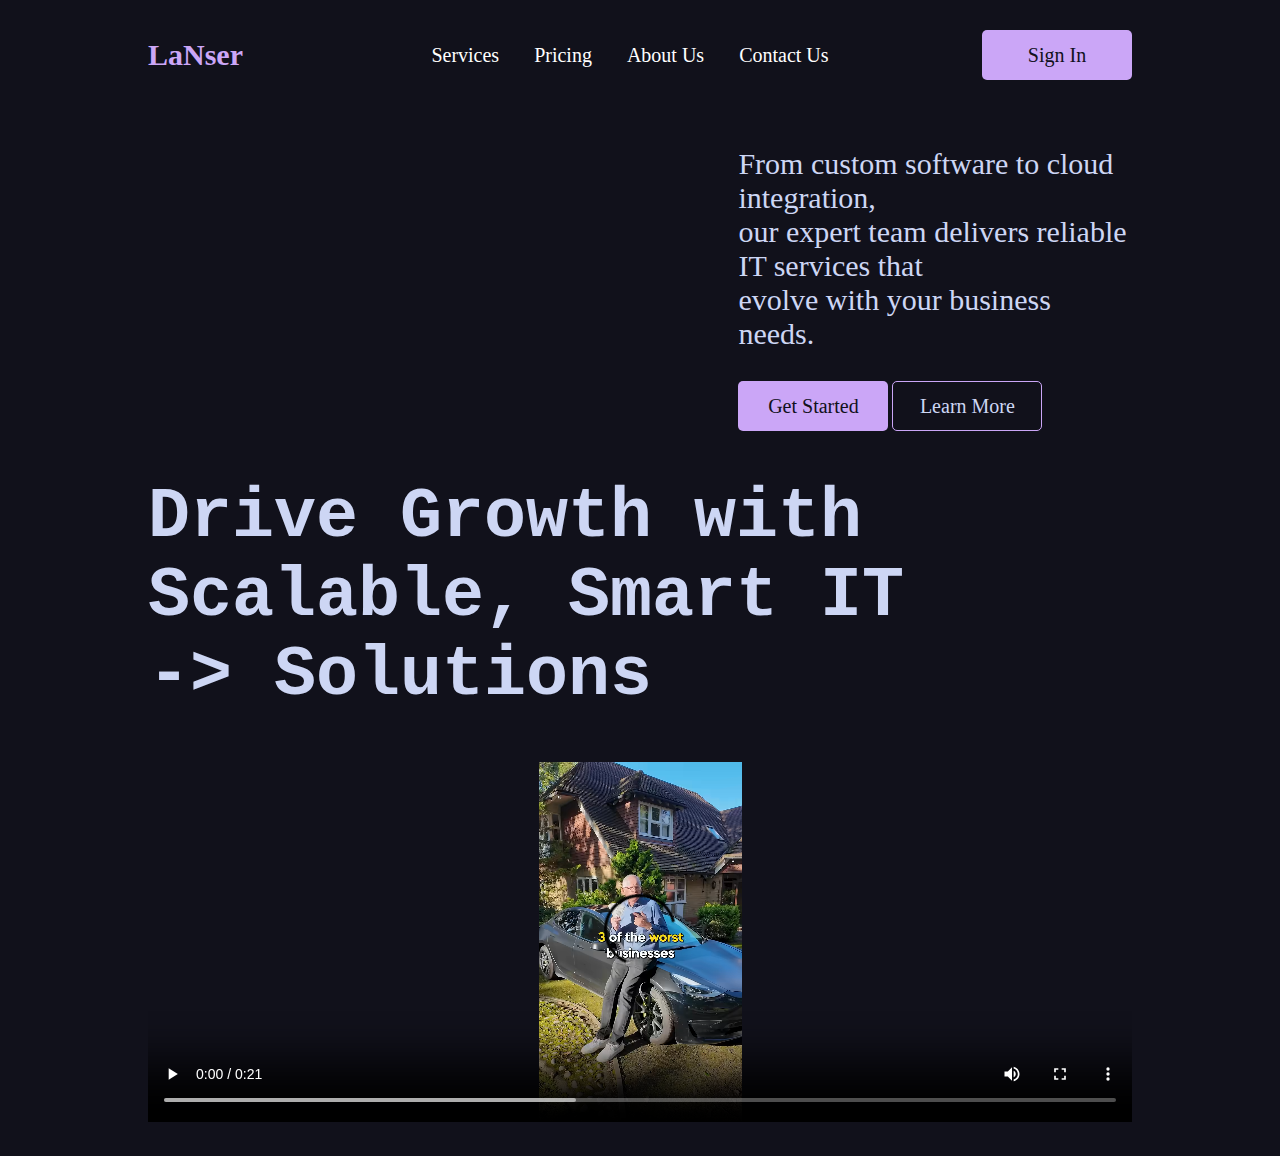
<file: index.html>
<!DOCTYPE html>
<html lang="en">

<head>
    <meta charset="UTF-8">
    <meta name="viewport" content="width=device-width, initial-scale=1.0">
    <title>LaNser Solutions</title>
    <link rel="stylesheet" href="./styles/home.css">
</head>

<body>
    <header>
        <h3 class="logo-text">LaNser</h3>
        <nav>
            <li><a href="./pages/service.html">Services</a></li>
            <li><a href="./pages/pricing.html">Pricing</a></li>
            <li><a href="./pages/about.html">About Us</a></li>
            <li><a href="./pages/contact.html">Contact Us</a></li>
        </nav>
        <button class="button-primary">Sign In</button>
    </header>

    <section class="div-getstarted">
        <div>
            <p class="normal-text">From custom software to cloud integration, <br> our expert team delivers reliable IT
                services that<br>evolve with your business needs.</p>
        </div>
        <div class="flex-horizontal">
            <button class="button-primary">Get Started</button>
            <button class="button-secondary">Learn More</button>
        </div>
    </section>
    <section class="div-growth">
        <h1 class="big-text">Drive Growth with <br>Scalable, Smart IT <br> -> Solutions</h1>
    </section>

    <section class="proof-of-work">
        <video width="100%" height="360" controls>
            <source src="./assets/video/video.mp4" type="video/mp4">
            Your browser does not support the video tag.
        </video>

    </section>

</body>

</html>
</file>
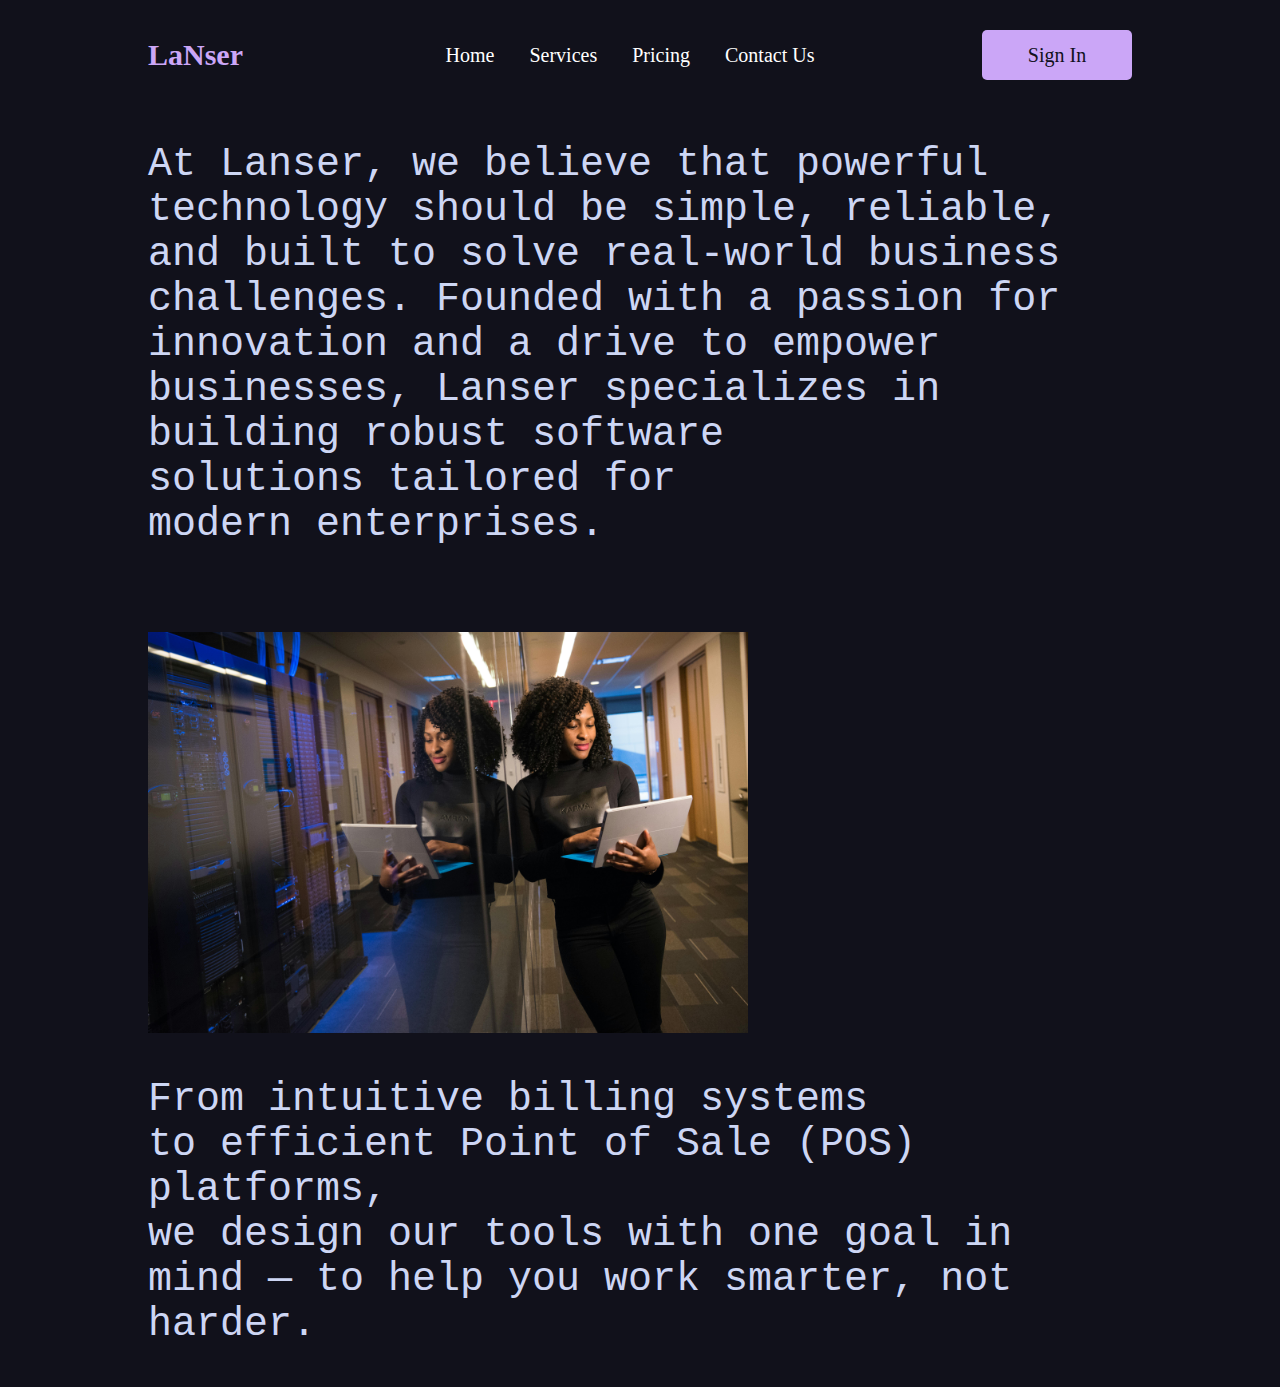
<file: pages/about.html>
<!DOCTYPE html>
<html lang="en">

<head>
    <meta charset="UTF-8">
    <meta name="viewport" content="width=device-width, initial-scale=1.0">
    <title>About Us</title>
    <link rel="stylesheet" href="./../styles/about.css">
</head>

<body>
    <header>
        <h3 class="logo-text">LaNser</h3>
        <nav>
            <li><a href="../index.html">Home</a></li>
            <li><a href="./service.html">Services</a></li>
            <li><a href="./pricing.html">Pricing</a></li>
            <li><a href="./contact.html">Contact Us</a></li>
        </nav>
        <div>
            <button class="button-primary">Sign In</button>

        </div>
    </header>
    <section class="about">
        <p class="medium-text">At Lanser, we believe that powerful<br>technology should be simple, reliable,<br> and
            built to solve real-world business<br> challenges.
            Founded with a passion for <br> innovation and a drive to empower <br>businesses, Lanser specializes in<br>
            building
            robust software <br>solutions tailored for <br>modern enterprises.<br> <br>
        </p>

        <img src="./../assets/images/server-girl.jpg" width="600px"
            alt=" An image of a lady holding a laptop outside a server room">
        <p class="medium-text">From intuitive billing
            systems<br> to
            efficient
            Point
            of Sale (POS) platforms,<br> we design our tools with one goal in <br>mind — to help you work smarter, not
            harder.</p>


    </section>

</body>

</html>
</file>
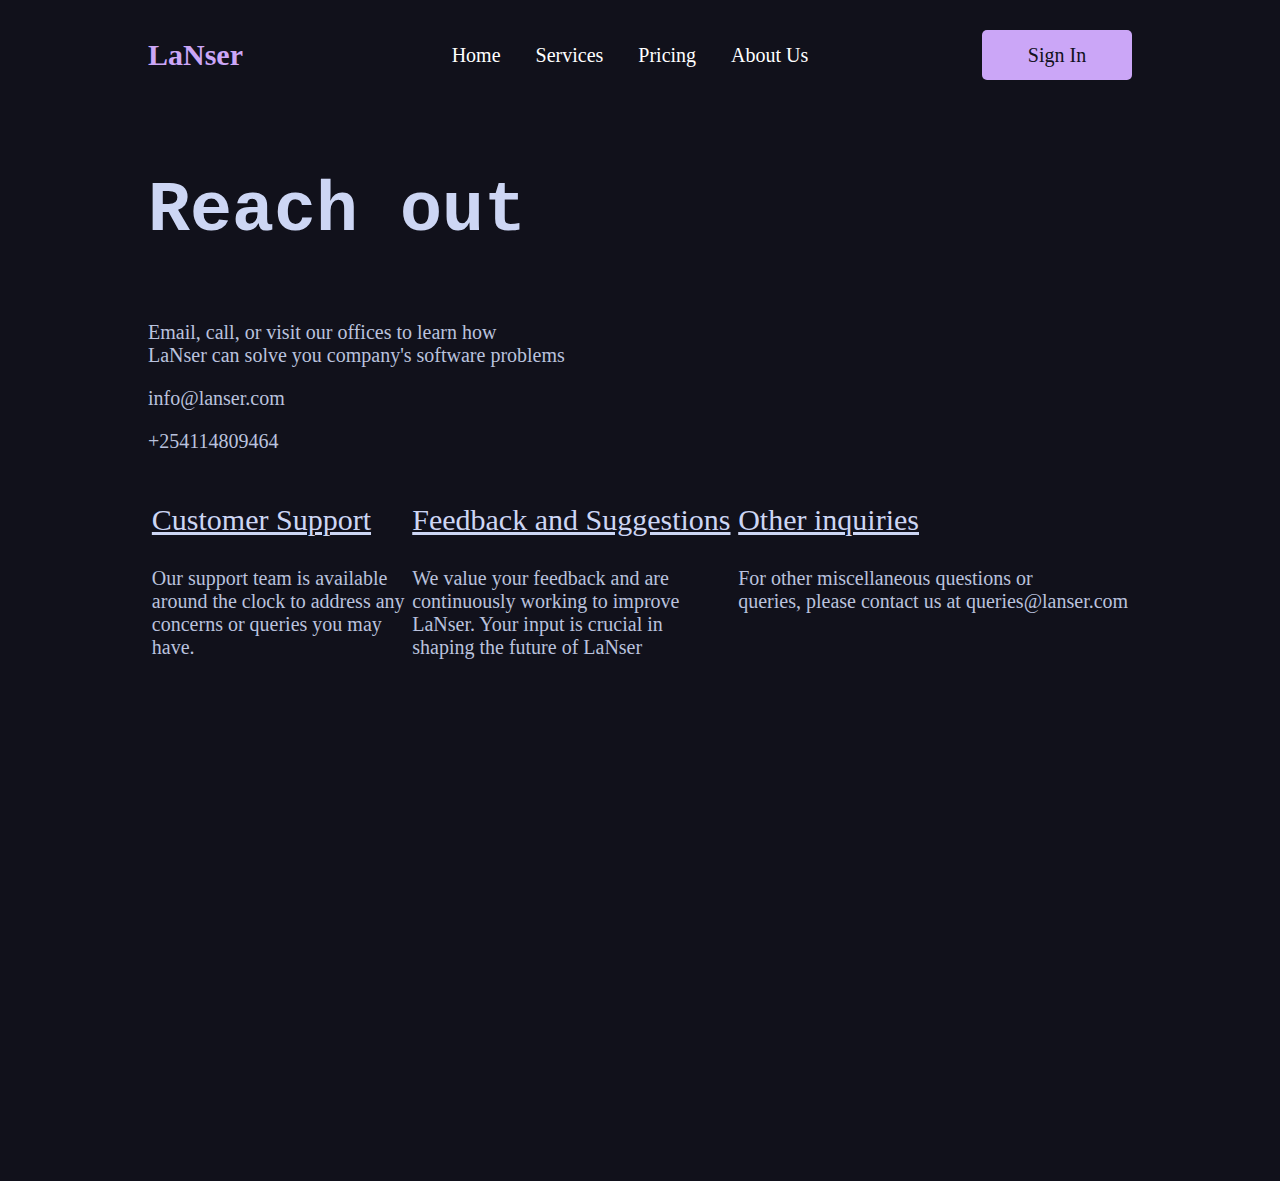
<file: pages/contact.html>
<!DOCTYPE html>
<html lang="en">

<head>
    <meta charset="UTF-8">
    <meta name="viewport" content="width=device-width, initial-scale=1.0">
    <title>Contact Us</title>
    <link rel="stylesheet" href="./../styles/contact.css">
</head>

<body>
    <header>
        <h3 class="logo-text">LaNser</h3>
        <nav>
            <li><a href="./../index.html">Home</a></li>
            <li><a href="./service.html">Services</a></li>
            <li><a href="./pricing.html">Pricing</a></li>
            <li><a href="./about.html">About Us</a></li>
        </nav>
        <button class="button-primary">Sign In</button>
    </header>
    <div class="parent-contact">
        <div class="div-main">
            <p class="big-text">Reach out </p>
            <p class="dull-normal-text">Email, call, or visit our offices to learn how<br>LaNser can solve you company's
                software
                problems
            </p>
            <p class="dull-normal-text">info@lanser.com</p>
            <p class="dull-normal-text">+254114809464</p>
        </div>

        <div class="div-support">
            <div class="support">
                <p class="medium-text">Customer Support</p>
                <p class="dull-normal-text">Our support team is available<br> around the clock to address
                    any<br>concerns
                    or
                    queries you may<br>have.</p>
            </div>
            <div class="support">
                <p class="medium-text">Feedback and Suggestions</p>
                <p class="dull-normal-text">We value your feedback and are <br>continuously working to improve
                    <br>LaNser.
                    Your input is crucial in <br> shaping the future of LaNser
                </p>
            </div>
            <div class="support">
                <p class="medium-text">Other inquiries</p>
                <p class="dull-normal-text">For other miscellaneous questions or<br> queries, please contact us at
                    queries@lanser.com</p>
            </div>
        </div>

        <div class="map">
            <iframe
                src="https://www.google.com/maps/embed?pb=!1m18!1m12!1m3!1d3988.8185454757386!2d36.821571975811736!3d-1.2826886356239573!2m3!1f0!2f0!3f0!3m2!1i1024!2i768!4f13.1!3m3!1m2!1s0x182f1140b5d69775%3A0xb88c333fc0ae3efd!2sPlatinum%20Plaza%20-%20Tom%20Mboya!5e0!3m2!1sen!2ske!4v1721582449598!5m2!1sen!2ske"
                width="100%" height="450" frameborder="0" style="border:0;" allowfullscreen="" aria-hidden="false"
                tabindex="0"></iframe>
        </div>

    </div>

</body>

</html>
</file>
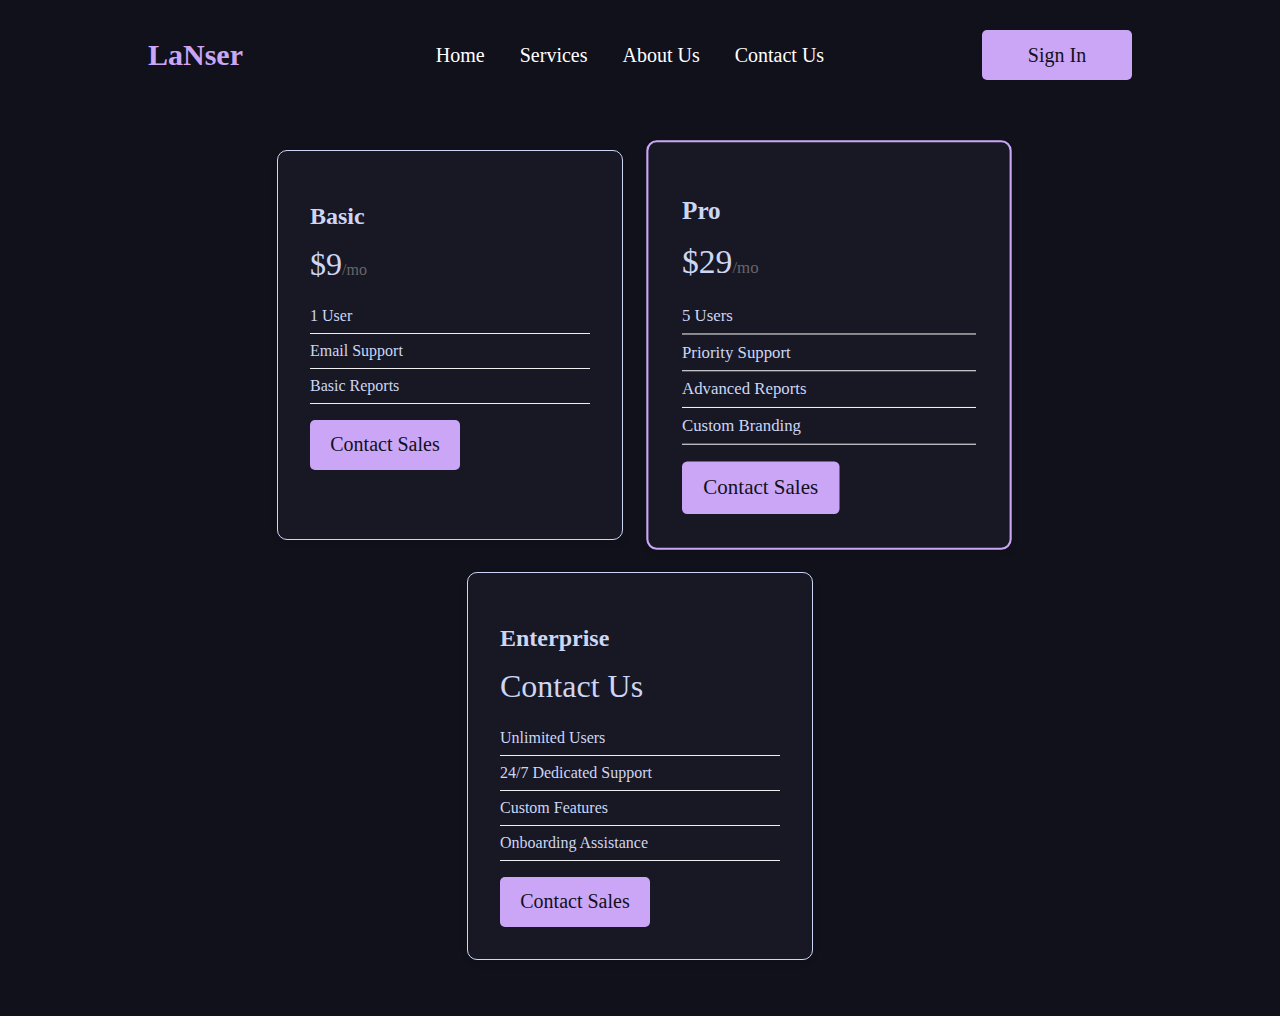
<file: pages/pricing.html>
<!DOCTYPE html>
<html lang="en">

<head>
    <meta charset="UTF-8">
    <meta name="viewport" content="width=device-width, initial-scale=1.0">
    <title>Quotes</title>
    <link rel="stylesheet" href="./../styles/pricing.css">
</head>

<body>
    <header>
        <h3 class="logo-text">LaNser</h3>
        <nav>
            <li><a href="./../index.html">Home</a></li>
            <li><a href="./service.html">Services</a></li>
            <li><a href="./about.html">About Us</a></li>
            <li><a href="./contact.html">Contact Us</a></li>
        </nav>
        <button class="button-primary">Sign In</button>
    </header>

    <main class="pricing-container">
        <div class="pricing-card">
            <h2>Basic</h2>
            <p class="price">$9<span>/mo</span></p>
            <ul>
                <li>1 User</li>
                <li>Email Support</li>
                <li>Basic Reports</li>
            </ul>
            <button class="button-primary"><a href="./contact.html">Contact Sales</a></button>
        </div>

        <div class="pricing-card popular">
            <h2>Pro</h2>
            <p class="price">$29<span>/mo</span></p>
            <ul>
                <li>5 Users</li>
                <li>Priority Support</li>
                <li>Advanced Reports</li>
                <li>Custom Branding</li>
            </ul>
            <button class="button-primary"><a href="./contact.html">Contact Sales</a></button>
        </div>

        <div class="pricing-card">
            <h2>Enterprise</h2>
            <p class="price">Contact Us</p>
            <ul>
                <li>Unlimited Users</li>
                <li>24/7 Dedicated Support</li>
                <li>Custom Features</li>
                <li>Onboarding Assistance</li>
            </ul>
            <button class="button-primary"><a href="./contact.html">Contact Sales</a></button>
        </div>
    </main>

</body>

</html>
</file>
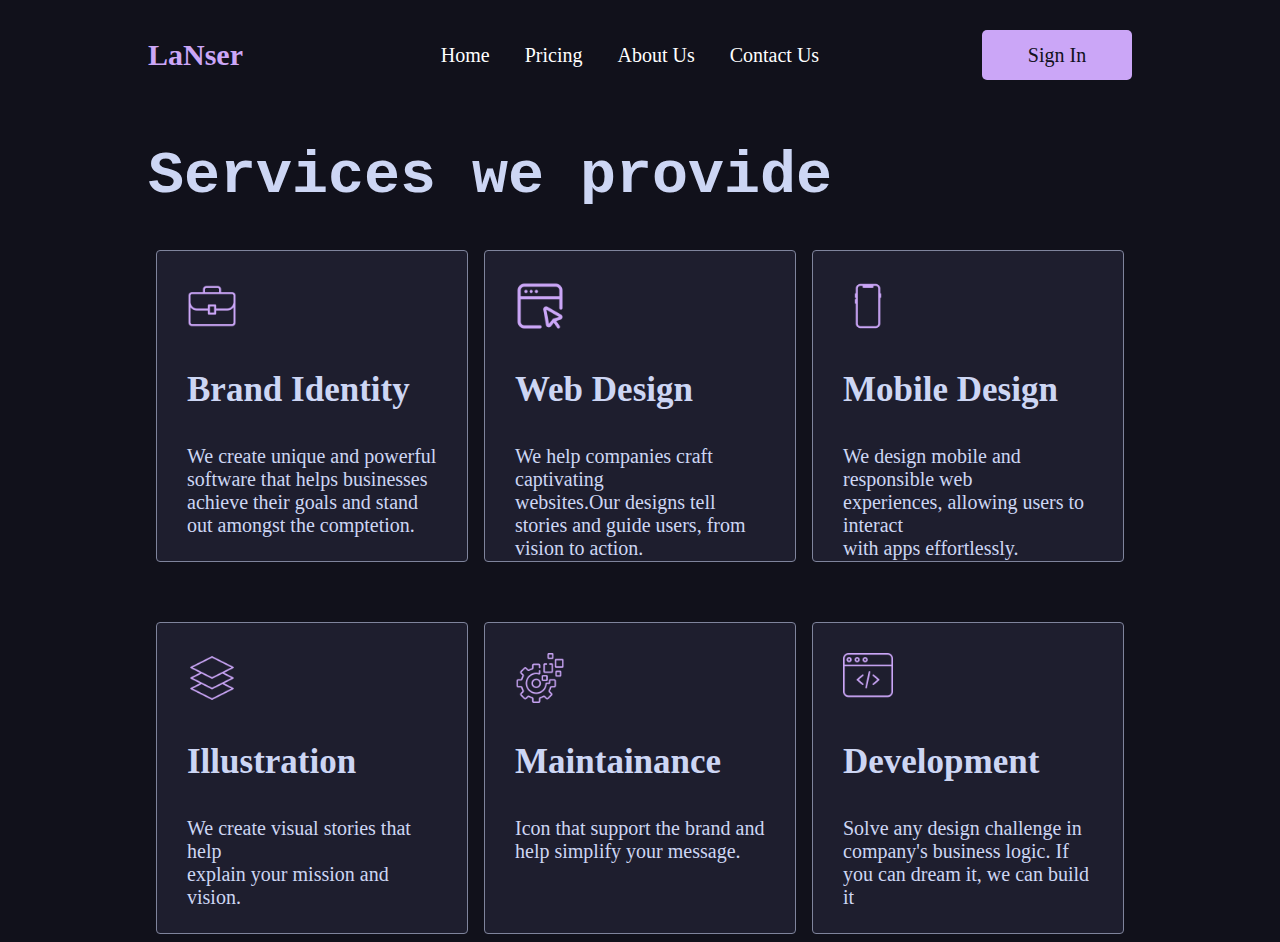
<file: pages/service.html>
<!DOCTYPE html>
<html lang="en">

<head>
    <meta charset="UTF-8">
    <meta name="viewport" content="width=device-width, initial-scale=1.0">
    <title>Services</title>
    <link rel="stylesheet" href="./../styles/service.css">
</head>

<body>
    <header>
        <h3 class="logo-text">LaNser</h3>
        <nav>
            <li><a href="./../index.html">Home</a></li>
            <li><a href="./pricing.html">Pricing</a></li>
            <li><a href="./about.html">About Us</a></li>
            <li><a href="./contact.html">Contact Us</a></li>
        </nav>
        <button class="button-primary">Sign In</button>
    </header>
    <h1 class="big-text">Services we provide</h1>
    <div class="parent-div">
        <div class="first-div-parent">
            <div class="div-card">
                <img src="./../assets/images/identity.png" alt="an image of hands together" class="icon" width="50px">
                <h3 class="medium-text">Brand Identity</h3>
                <p class="dull-normal-text">We create unique and powerful<br>software that helps businesses<br>achieve
                    their goals and stand out amongst the comptetion.</p>
            </div>
            <div class="div-card">
                <img src="./../assets/images/browser.png" alt="an image of a browser window" class="icon" width="50px">
                <h3 class="medium-text">Web Design</h3>
                <p class="dull-normal-text">We help companies craft captivating<br>websites.Our designs tell stories and
                    guide users, from vision to action.</p>
            </div>
            <div class="div-card">
                <img src="./../assets/images/mobile.png" alt="an image of a iphonex" class="icon" width="50px">
                <h3 class="medium-text">Mobile Design</h3>
                <p class="dull-normal-text">We design mobile and responsible web <br>experiences, allowing users to
                    interact<br>with apps effortlessly.</p>
            </div>
        </div>
        <div class="second-div-parent">
            <div class="div-card">
                <img src="./../assets/images/illustration.png" alt="an image of layers" class="icon" width="50px">
                <h3 class="medium-text">Illustration</h3>
                <p class="dull-normal-text">We create visual stories that help<br>explain your mission and vision.</p>
            </div>
            <div class="div-card">
                <img src="./../assets/images/maintainance.png" alt="an image of maintainance" class="icon" width="50px">
                <h3 class="medium-text">Maintainance</h3>
                <p class="dull-normal-text">Icon that support the brand and <br>help simplify your message.</p>
            </div>
            <div class="div-card">
                <img src="./../assets/images/development.png" alt="development" class="icon" width="50px">
                <h3 class="medium-text">Development</h3>
                <p class="dull-normal-text">Solve any design challenge in <br>company's business logic.
                    If you can dream it, we can build it</p>
            </div>


        </div>
    </div>
    </div>

</body>

</html>
</file>
<file: styles/home.css>
* {
    font-family: 'Times New Roman', Times, serif;
    color: #cdd6f4;
}

body {
    height: 100%;
    background: #11111b;
    padding: 0px 140px 0px 140px;

}

header {
    display: flex;
    justify-content: space-between;
    align-items: center;
}

header>nav {
    display: flex;

    li {
        list-style: none;
        margin: 0px 0px 0px 35px;
        font-size: 20px;

        a {
            color: white;
            text-decoration: none;
        }
    }

    li :hover {
        color: #cba6f7;

    }

}

.logo-text {
    font-size: 30px;
    color: #cba6f7;
}

.button-primary {
    background-color: #cba6f7;
    color: #11111b;
    font-weight: 500;
    font-size: 20px;
    border: none;
    border-radius: 5px;
    padding: 10px;
    width: 150px;
    height: 50px;
    justify-content: center;
    align-items: center;

}

.button-secondary {
    background-color: transparent;
    border: 1px solid #cba6f7;
    border-radius: 5px;
    padding: 10px;
    width: 150px;
    height: 50px;
    font-size: 20px;

}

.normal-text {
    color: #cdd6f4;
    font-size: 30px;
}

.big-text {
    font-family: 'Courier New', Courier, monospace;
    font-size: 70px;
}

.div-getstarted {
    margin-left: 60%;
    margin-top: 45px;
}

.div-growth {
    margin-left: 0%;

}

.proof-of-work {
    margin: 15px 0px 30px 0px;
}
</file>
<file: styles/about.css>
* {
    font-family: 'Times New Roman', Times, serif;
    color: #cdd6f4;
}

body {
    height: 100%;
    background: #11111b;
    padding: 0px 140px 0px 140px;

}

header {
    display: flex;
    justify-content: space-between;
    align-items: center;
}

header>nav {
    display: flex;

    li {
        list-style: none;
        margin: 0px 0px 0px 35px;
        font-size: 20px;

        a {
            color: white;
            text-decoration: none;
        }
    }

    li :hover {
        color: #cba6f7;

    }

}

.logo-text {
    font-size: 30px;
    color: #cba6f7;
}

.button-primary {
    background-color: #cba6f7;
    color: #11111b;
    font-weight: 500;
    font-size: 20px;
    border: none;
    border-radius: 5px;
    padding: 10px;
    width: 150px;
    height: 50px;
    justify-content: center;
    align-items: center;

}

.button-secondary {
    background-color: transparent;
    border: 1px solid #cba6f7;
    border-radius: 5px;
    padding: 10px;
    width: 150px;
    height: 50px;
    font-size: 20px;

}

.normal-text {
    color: #cdd6f4;
    font-size: 30px;
}

.big-text {
    font-family: 'Courier New', Courier, monospace;
    font-size: 70px;
}

.medium-text {
    font-family: 'Courier New', Courier, monospace;
    font-size: 40px;

}
</file>
<file: styles/contact.css>
* {
    font-family: 'Times New Roman', Times, serif;
    color: #cdd6f4;
}

body {
    height: 100%;
    background: #11111b;
    padding: 0px 140px 0px 140px;

}

header {
    display: flex;
    justify-content: space-between;
    align-items: center;
}

header>nav {
    display: flex;

    li {
        list-style: none;
        margin: 0px 0px 0px 35px;
        font-size: 20px;

        a {
            color: white;
            text-decoration: none;
        }
    }

    li :hover {
        color: #cba6f7;

    }

}

.logo-text {
    font-size: 30px;
    color: #cba6f7;
}

.button-primary {
    background-color: #cba6f7;
    color: #11111b;
    font-weight: 500;
    font-size: 20px;
    border: none;
    border-radius: 5px;
    padding: 10px;
    width: 150px;
    height: 50px;
    justify-content: center;
    align-items: center;

}

.button-secondary {
    background-color: transparent;
    border: 1px solid #cba6f7;
    border-radius: 5px;
    padding: 10px;
    width: 150px;
    height: 50px;
    font-size: 20px;

}

.normal-text {
    color: #cdd6f4;
    font-size: 30px;
}

.dull-normal-text {
    color: #bac2de;
    font-size: 20px;
}

.medium-text {
    color: #cdd6f4;
    font-size: 30px;
    text-decoration: underline;
}

.big-text {
    font-family: 'Courier New', Courier, monospace;
    font-size: 70px;
    font-weight: 600;
}

.div-support {
    display: flex;
    justify-content: space-around;
    margin-bottom: 40px;
}
</file>
<file: styles/pricing.css>
* {
    font-family: 'Times New Roman', Times, serif;
    color: #cdd6f4;
}

body {
    height: 100%;
    background: #11111b;
    padding: 0px 140px 0px 140px;

}

header {
    display: flex;
    justify-content: space-between;
    align-items: center;
}

header>nav {
    display: flex;

    li {
        list-style: none;
        margin: 0px 0px 0px 35px;
        font-size: 20px;

        a {
            color: white;
            text-decoration: none;
        }
    }

    li :hover {
        color: #cba6f7;

    }

}

.logo-text {
    font-size: 30px;
    color: #cba6f7;
}

.button-primary {
    background-color: #cba6f7;
    color: #11111b;
    font-weight: 500;
    font-size: 20px;
    border: none;
    border-radius: 5px;
    padding: 10px;
    width: 150px;
    height: 50px;
    justify-content: center;
    align-items: center;

}

.button-secondary {
    background-color: transparent;
    border: 1px solid #cba6f7;
    border-radius: 5px;
    padding: 10px;
    width: 150px;
    height: 50px;
    font-size: 20px;

}

.normal-text {
    color: #cdd6f4;
    font-size: 30px;
}

.big-text {
    font-family: 'Courier New', Courier, monospace;
    font-size: 70px;
}

.pricing-container {
    display: flex;
    justify-content: center;
    gap: 2rem;
    padding: 3rem;
    flex-wrap: wrap;
}

.pricing-card {
    background: #181825;
    border: 1px solid;
    border-radius: 10px;
    padding: 2rem;
    width: 280px;
    box-shadow: 0 4px 6px rgba(0, 0, 0, 0.1);
}

.pricing-card h2 {
    margin-bottom: 0.5rem;
}

.price {
    font-size: 2rem;
    margin: 1rem 0;
}

.price span {
    font-size: 1rem;
    color: #666;
}

.pricing-card ul {
    list-style: none;
    padding: 0;
    margin: 1rem 0;
}

.pricing-card ul li {
    padding: 0.5rem 0;
    border-bottom: 1px solid #eee;
}


.popular {
    border: 2px solid #cba6f7;
    transform: scale(1.05);
}

button>a {
    text-decoration: none;
    color: #11111b;
    font-weight: 500;
}
</file>
<file: styles/service.css>
* {
    font-family: 'Times New Roman', Times, serif;
    color: #cdd6f4;
}

body {
    height: 100%;
    background: #11111b;
    padding: 0px 140px 0px 140px;

}

header {
    display: flex;
    justify-content: space-between;
    align-items: center;
}

header>nav {
    display: flex;

    li {
        list-style: none;
        margin: 0px 0px 0px 35px;
        font-size: 20px;

        a {
            color: white;
            text-decoration: none;
        }
    }

    li :hover {
        color: #cba6f7;

    }

}

.logo-text {
    font-size: 30px;
    color: #cba6f7;
}

.button-primary {
    background-color: #cba6f7;
    color: #11111b;
    font-weight: 500;
    font-size: 20px;
    border: none;
    border-radius: 5px;
    padding: 10px;
    width: 150px;
    height: 50px;
    justify-content: center;
    align-items: center;

}

.button-secondary {
    background-color: transparent;
    border: 1px solid #cba6f7;
    border-radius: 5px;
    padding: 10px;
    width: 150px;
    height: 50px;
    font-size: 20px;

}

.dull-normal-text {
    color: #cdd6f4;
    font-size: 20px;
}


.medium-text {
    color: #cdd6f4;
    font-size: 35px;
}

.big-text {
    font-family: 'Courier New', Courier, monospace;
    font-size: 60px;
}

.first-div-parent {
    display: flex;
    justify-content: space-around;
}

.second-div-parent {
    display: flex;
    justify-content: space-around;
    margin-top: 60px;
}

.div-card {
    background-color: #1e1e2e;
    border-radius: 4px;
    border: 1px solid #7f849c;
    padding: 30px;
    height: 250px;
    width: 250px;

}
</file>
